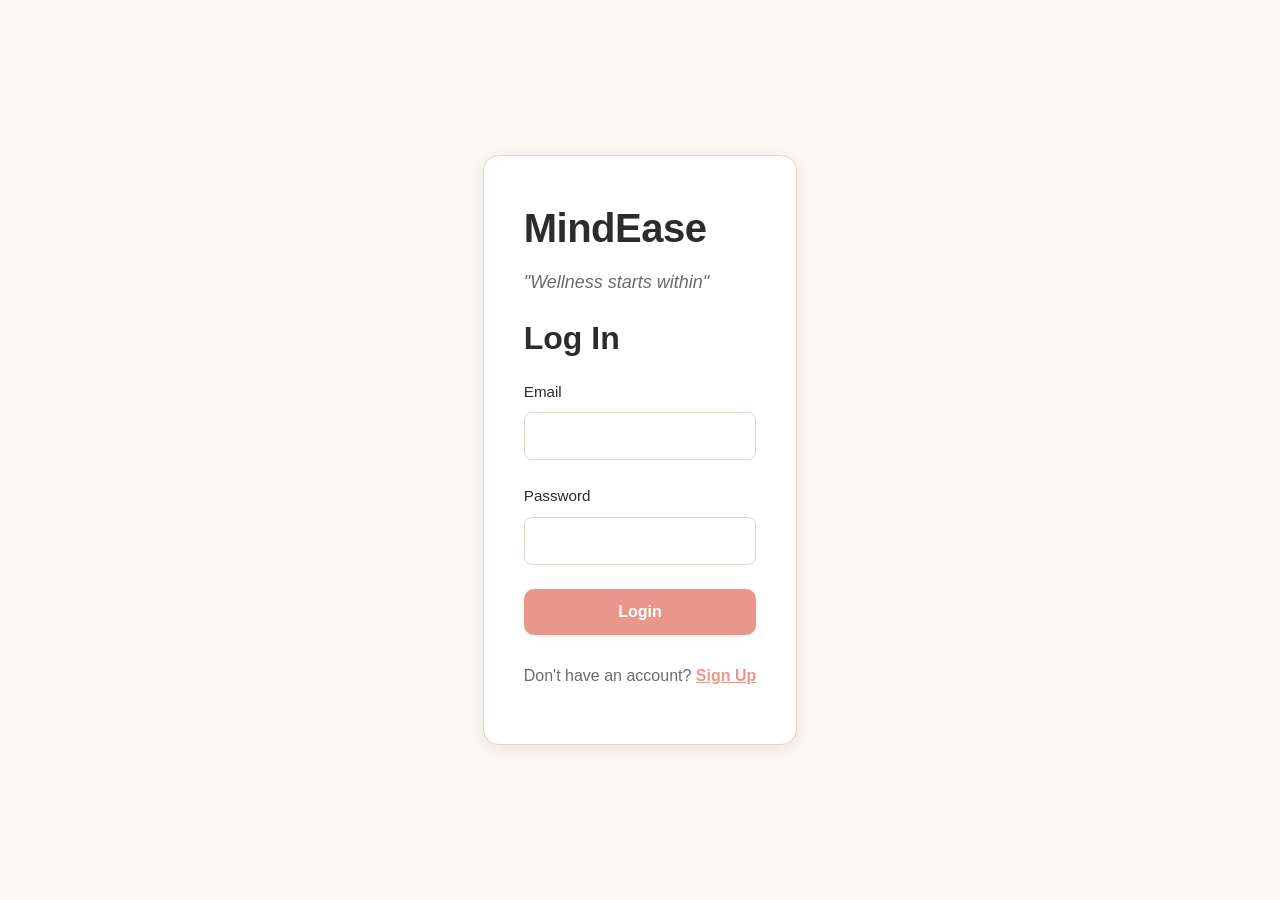
<file: login.html>
<!DOCTYPE html>
<html lang="en">
<head>
  <meta charset="utf-8">
  <meta name="viewport" content="width=device-width, initial-scale=1">
  <title>MindEase - Login</title>
  <link rel="stylesheet" href="css/style.css">
  </head>
<body>


<div class="container-sm" style="min-height:100vh; display:flex; align-items:center; justify-content:center;">
  <div class="card card-lg">
    <h1>MindEase</h1>
    <p class="tagline">"Wellness starts within"</p>

    <div id="login-form-container">
      <h2>Log In</h2>
      <form id="login-form">
        <div class="form-group">
          <label for="login-email">Email</label>
          <input type="email" id="login-email" name="email" required>
        </div>
        <div class="form-group">
          <label for="login-password">Password</label>
          <input type="password" id="login-password" name="password" required>
        </div>
        <button type="submit" class="btn btn-primary btn-block">Login</button>
      </form>
      <p style="text-align:center; margin-top:1rem;">
        Don't have an account? <a href="#" id="show-signup" style="color:var(--primary-color); font-weight:600; cursor:pointer;">Sign Up</a>
      </p>
    </div>

    <div id="signup-form-container" style="display:none;">
      <h2>Create Account</h2>
      <form id="signup-form">
        <div class="form-group">
          <label for="signup-email">Email</label>
          <input type="email" id="signup-email" name="email" required>
        </div>
        <div class="form-group">
          <label for="signup-password">Password</label>
          <input type="password" id="signup-password" name="password" required>
        </div>
        <button type="submit" class="btn btn-primary btn-block">Sign Up</button>
      </form>
      <p style="text-align:center; margin-top:1rem;">
        Already have an account? <a href="#" id="show-login" style="color:var(--primary-color); font-weight:600; cursor:pointer;">Log In</a>
      </p>
    </div>

  </div>
</div>

</body>
</html>
</file>
<file: css/style.css>
/* ===========================================
   MINDEASE - GLOBAL STYLES
   Wellness starts within
   =========================================== */

:root {
  --primary-color: #E8978A;
  --primary-dark: #D97E70;
  --primary-light: #F5B5AD;
  --secondary-color: #FBF7F3;
  --secondary-dark: #E8DED4;
  --text-dark: #2C2C2C;
  --text-light: #6B6B6B;
  --success-color: #7DB583;
  --warning-color: #E8978A;
  --danger-color: #C67C6E;
  --light-bg: #FFFFFF;
  --border-color: #E0D5CB;
  --shadow: 0 4px 15px rgba(0, 0, 0, 0.08);
  --shadow-sm: 0 2px 8px rgba(0, 0, 0, 0.06);
  --transition: all 0.3s ease;
}

* {
  margin: 0;
  padding: 0;
  box-sizing: border-box;
}

html {
  scroll-behavior: smooth;
}

body {
  font-family: 'Segoe UI', Tahoma, Geneva, Verdana, sans-serif;
  background-color: var(--secondary-color);
  color: var(--text-dark);
  line-height: 1.6;
  font-size: 16px;
}

/* ===========================================
   TYPOGRAPHY
   =========================================== */

h1 {
  font-size: 2.5rem;
  font-weight: 700;
  color: var(--text-dark);
  margin-bottom: 0.5rem;
  letter-spacing: -0.5px;
}

h2 {
  font-size: 2rem;
  font-weight: 600;
  color: var(--text-dark);
  margin-bottom: 1rem;
}

h3 {
  font-size: 1.5rem;
  font-weight: 600;
  color: var(--text-dark);
  margin-bottom: 0.75rem;
}

h4 {
  font-size: 1.25rem;
  font-weight: 600;
  color: var(--text-dark);
  margin-bottom: 0.5rem;
}

p {
  color: var(--text-light);
  margin-bottom: 1rem;
}

.tagline {
  font-size: 1.125rem;
  color: var(--text-light);
  font-style: italic;
  font-weight: 300;
}

.subtitle {
  font-size: 1rem;
  color: var(--text-light);
  margin-bottom: 1.5rem;
}

/* ===========================================
   CONTAINERS & LAYOUT
   =========================================== */

.container {
  max-width: 1200px;
  margin: 0 auto;
  padding: 0 1.5rem;
}

.container-sm {
  max-width: 500px;
  margin: 0 auto;
  padding: 0 1.5rem;
}

.container-md {
  max-width: 800px;
  margin: 0 auto;
  padding: 0 1.5rem;
}

.page {
  min-height: 100vh;
  display: flex;
  flex-direction: column;
  justify-content: center;
  padding: 2rem 0;
  animation: fadeIn 0.5s ease-in;
}

@keyframes fadeIn {
  from {
    opacity: 0;
    transform: translateY(10px);
  }
  to {
    opacity: 1;
    transform: translateY(0);
  }
}

/* ===========================================
   CARDS
   =========================================== */

.card {
  background: var(--light-bg);
  border-radius: 16px;
  padding: 2rem;
  box-shadow: var(--shadow);
  transition: var(--transition);
  border: 1px solid var(--border-color);
}

.card:hover {
  box-shadow: 0 8px 25px rgba(0, 0, 0, 0.12);
  transform: translateY(-2px);
}

.card-sm {
  padding: 1.5rem;
}

.card-lg {
  padding: 2.5rem;
}

.feature-card {
  text-align: center;
  padding: 1.5rem;
  min-height: 180px;
  display: flex;
  flex-direction: column;
  justify-content: center;
}

.feature-icon {
  font-size: 2.5rem;
  margin-bottom: 1rem;
}

/* ===========================================
   BUTTONS
   =========================================== */

.btn {
  display: inline-block;
  padding: 0.875rem 1.75rem;
  border: none;
  border-radius: 10px;
  font-size: 1rem;
  font-weight: 600;
  cursor: pointer;
  transition: var(--transition);
  text-decoration: none;
  text-align: center;
  font-family: inherit;
}

.btn-primary {
  background-color: var(--primary-color);
  color: white;
  box-shadow: var(--shadow-sm);
}

.btn-primary:hover {
  background-color: var(--primary-dark);
  transform: translateY(-2px);
  box-shadow: 0 6px 20px rgba(232, 151, 138, 0.3);
}

.btn-primary:active {
  transform: translateY(0);
}

.btn-secondary {
  background-color: var(--secondary-dark);
  color: var(--text-dark);
  box-shadow: var(--shadow-sm);
}

.btn-secondary:hover {
  background-color: var(--border-color);
  transform: translateY(-2px);
}

.btn-outline {
  background-color: transparent;
  color: var(--primary-color);
  border: 2px solid var(--primary-color);
}

.btn-outline:hover {
  background-color: var(--primary-color);
  color: white;
}

.btn-success {
  background-color: var(--success-color);
  color: white;
}

.btn-success:hover {
  background-color: #6BA870;
}

.btn-danger {
  background-color: var(--danger-color);
  color: white;
}

.btn-danger:hover {
  background-color: #B56B5D;
}

.btn-block {
  width: 100%;
  margin-bottom: 0.75rem;
}

.btn-sm {
  padding: 0.6rem 1.25rem;
  font-size: 0.9rem;
}

.btn-lg {
  padding: 1.125rem 2rem;
  font-size: 1.125rem;
}

/* ===========================================
   FORMS
   =========================================== */

.form-group {
  margin-bottom: 1.5rem;
}

.form-group:last-child {
  margin-bottom: 0;
}

label {
  display: block;
  margin-bottom: 0.5rem;
  font-weight: 500;
  color: var(--text-dark);
  font-size: 0.95rem;
}

label.optional::after {
  content: ' (optional)';
  color: var(--text-light);
  font-weight: 400;
  font-size: 0.85rem;
}

input[type="text"],
input[type="email"],
input[type="password"],
input[type="number"],
textarea,
select {
  width: 100%;
  padding: 0.875rem;
  border: 1px solid var(--border-color);
  border-radius: 8px;
  font-size: 1rem;
  font-family: inherit;
  color: var(--text-dark);
  background-color: var(--light-bg);
  transition: var(--transition);
}

input[type="text"]:focus,
input[type="email"]:focus,
input[type="password"]:focus,
input[type="number"]:focus,
textarea:focus,
select:focus {
  outline: none;
  border-color: var(--primary-color);
  box-shadow: 0 0 0 3px rgba(232, 151, 138, 0.1);
}

textarea {
  resize: vertical;
  min-height: 100px;
}

/* Radio and Checkbox */
.radio-group,
.checkbox-group {
  display: flex;
  flex-direction: column;
  gap: 0.75rem;
}

.radio-item,
.checkbox-item {
  display: flex;
  align-items: center;
  gap: 0.75rem;
  cursor: pointer;
}

input[type="radio"],
input[type="checkbox"] {
  cursor: pointer;
  width: 18px;
  height: 18px;
  accent-color: var(--primary-color);
}

.radio-item label,
.checkbox-item label {
  margin-bottom: 0;
  cursor: pointer;
  font-weight: 400;
}

/* Dropdown */
select {
  appearance: none;
  background-image: url("data:image/svg+xml,%3Csvg xmlns='http://www.w3.org/2000/svg' width='12' height='12' viewBox='0 0 12 12'%3E%3Cpath fill='%23E8978A' d='M6 9L1 4h10z'/%3E%3C/svg%3E");
  background-repeat: no-repeat;
  background-position: right 0.875rem center;
  padding-right: 2.5rem;
}

/* ===========================================
   NAVIGATION
   =========================================== */

nav {
  background-color: var(--light-bg);
  box-shadow: var(--shadow-sm);
  position: sticky;
  top: 0;
  z-index: 1000;
}

nav .container {
  display: flex;
  justify-content: space-between;
  align-items: center;
  padding: 1rem 1.5rem;
}

.logo {
  font-size: 1.5rem;
  font-weight: 700;
  color: var(--primary-color);
  text-decoration: none;
}

nav ul {
  list-style: none;
  display: flex;
  gap: 2rem;
  align-items: center;
}

nav a {
  color: var(--text-dark);
  text-decoration: none;
  font-weight: 500;
  transition: var(--transition);
  font-size: 0.95rem;
}

nav a:hover,
nav a.active {
  color: var(--primary-color);
}

.logout-btn {
  padding: 0.6rem 1.25rem;
  background-color: var(--primary-color);
  color: white;
  border-radius: 8px;
  cursor: pointer;
  border: none;
  font-weight: 500;
}

/* ===========================================
   ALERTS & MESSAGES
   =========================================== */

.alert {
  padding: 1rem;
  border-radius: 8px;
  margin-bottom: 1.5rem;
  border-left: 4px solid;
}

.alert-success {
  background-color: #F0F8F5;
  border-left-color: var(--success-color);
  color: #2D5F4F;
}

.alert-warning {
  background-color: #FDF5F3;
  border-left-color: var(--warning-color);
  color: #6B3E38;
}

.alert-danger {
  background-color: #FCF2F1;
  border-left-color: var(--danger-color);
  color: #6B3E38;
}

.alert-info {
  background-color: #F3F8FB;
  border-left-color: #6DAFDB;
  color: #2C5AA0;
}

.message {
  padding: 1rem;
  border-radius: 8px;
  margin-bottom: 1rem;
  text-align: center;
}

.message-success {
  background-color: #F0F8F5;
  color: var(--success-color);
  font-weight: 500;
}

/* ===========================================
   GRID
   =========================================== */

.grid {
  display: grid;
  gap: 1.5rem;
}

.grid-2 {
  grid-template-columns: repeat(auto-fit, minmax(300px, 1fr));
}

.grid-3 {
  grid-template-columns: repeat(auto-fit, minmax(250px, 1fr));
}

.grid-4 {
  grid-template-columns: repeat(auto-fit, minmax(200px, 1fr));
}

/* ===========================================
   STATS & METRICS
   =========================================== */

.stat-box {
  text-align: center;
  padding: 1.5rem;
  background: linear-gradient(135deg, var(--secondary-color) 0%, var(--light-bg) 100%);
  border-radius: 12px;
  border: 1px solid var(--border-color);
}

.stat-value {
  font-size: 2.5rem;
  font-weight: 700;
  color: var(--primary-color);
  margin-bottom: 0.5rem;
}

.stat-label {
  font-size: 0.9rem;
  color: var(--text-light);
  font-weight: 500;
}

.risk-indicator {
  display: inline-block;
  padding: 0.5rem 1rem;
  border-radius: 20px;
  font-weight: 600;
  font-size: 0.85rem;
}

.risk-low {
  background-color: #E8F5F0;
  color: #2D5F4F;
  border: 1px solid #7DB583;
}

.risk-medium {
  background-color: #FDF5F3;
  border: 1px solid #E8978A;
  color: #6B3E38;
}

.risk-high {
  background-color: #FCF2F1;
  border: 1px solid #C67C6E;
  color: #6B3E38;
}

/* ===========================================
   CHAT INTERFACE
   =========================================== */

.chat-container {
  background-color: var(--light-bg);
  border-radius: 12px;
  border: 1px solid var(--border-color);
  display: flex;
  flex-direction: column;
  height: 500px;
  margin-bottom: 1.5rem;
}

.chat-messages {
  flex: 1;
  overflow-y: auto;
  padding: 1.5rem;
  display: flex;
  flex-direction: column;
  gap: 1rem;
}

.chat-message {
  display: flex;
  margin-bottom: 0.75rem;
  animation: slideIn 0.3s ease;
}

@keyframes slideIn {
  from {
    opacity: 0;
    transform: translateY(10px);
  }
  to {
    opacity: 1;
    transform: translateY(0);
  }
}

.message-bubble {
  max-width: 70%;
  padding: 0.875rem 1.125rem;
  border-radius: 12px;
  word-wrap: break-word;
}

.user-message {
  justify-content: flex-end;
}

.user-message .message-bubble {
  background-color: var(--primary-color);
  color: white;
  border-radius: 18px 18px 0px 18px;
}

.ai-message {
  justify-content: flex-start;
}

.ai-message .message-bubble {
  background-color: var(--secondary-dark);
  color: var(--text-dark);
  border-radius: 18px 18px 18px 0px;
}

.chat-input-area {
  padding: 1rem;
  border-top: 1px solid var(--border-color);
  display: flex;
  gap: 0.5rem;
}

.chat-input-area input {
  flex: 1;
  padding: 0.75rem;
  border: 1px solid var(--border-color);
  border-radius: 8px;
  font-size: 0.95rem;
}

.chat-input-area button {
  padding: 0.75rem 1.5rem;
  background-color: var(--primary-color);
  color: white;
  border: none;
  border-radius: 8px;
  cursor: pointer;
  font-weight: 600;
  transition: var(--transition);
}

.chat-input-area button:hover {
  background-color: var(--primary-dark);
}

/* ===========================================
   BADGE & LABELS
   =========================================== */

.badge {
  display: inline-block;
  padding: 0.375rem 0.75rem;
  border-radius: 20px;
  font-size: 0.75rem;
  font-weight: 600;
  margin-right: 0.5rem;
}

.badge-primary {
  background-color: rgba(232, 151, 138, 0.2);
  color: var(--primary-dark);
}

.badge-success {
  background-color: rgba(125, 181, 131, 0.2);
  color: #2D5F4F;
}

.badge-warning {
  background-color: rgba(232, 151, 138, 0.2);
  color: #6B3E38;
}

/* ===========================================
   CHECKLIST
   =========================================== */

.checklist {
  display: flex;
  flex-direction: column;
  gap: 1rem;
}

.checklist-item {
  display: flex;
  align-items: center;
  padding: 1rem;
  background-color: var(--secondary-color);
  border-radius: 8px;
  border: 1px solid var(--border-color);
  gap: 1rem;
}

.checklist-item input[type="checkbox"] {
  flex-shrink: 0;
}

.checklist-item label {
  flex: 1;
  margin-bottom: 0;
  cursor: pointer;
  font-weight: 500;
}

/* ===========================================
   GOALS BOARD
   =========================================== */

.goals-board {
  display: grid;
  grid-template-columns: minmax(280px, 0.9fr) minmax(340px, 1.1fr);
  gap: 1.5rem;
  align-items: start;
}

.goal-panel {
  display: flex;
  flex-direction: column;
  gap: 1.25rem;
  height: 100%;
}

.goals-panel-heading {
  display: flex;
  justify-content: space-between;
  align-items: flex-start;
  gap: 1rem;
}

.goals-panel-heading h3,
.goals-panel-heading h4 {
  margin-bottom: 0.35rem;
}

.goals-panel-heading p {
  margin-bottom: 0;
}

.goal-list {
  display: flex;
  flex-direction: column;
  gap: 0.85rem;
}

.goal-list-compact {
  gap: 0.75rem;
}

.goal-item {
  display: flex;
  align-items: center;
  gap: 0.85rem;
  padding: 0.95rem 1rem;
  border: 1px solid var(--border-color);
  border-radius: 12px;
  background: linear-gradient(180deg, #ffffff 0%, #fbf7f3 100%);
  transition: var(--transition);
}

.goal-item-static {
  cursor: pointer;
}

.goal-item:hover {
  border-color: var(--primary-light);
  box-shadow: var(--shadow-sm);
}

.goal-item input[type="checkbox"] {
  flex-shrink: 0;
  margin: 0;
}

.goal-item .goal-text {
  margin-bottom: 0;
  font-weight: 500;
  color: var(--text-dark);
}

.goal-item.is-completed {
  background: #f5fbf6;
  border-color: rgba(125, 181, 131, 0.45);
}

.goal-item.is-completed .goal-text {
  color: var(--text-light);
  text-decoration: line-through;
}

.goal-empty {
  margin-bottom: 0;
  padding: 1rem;
  border: 1px dashed var(--border-color);
  border-radius: 12px;
  text-align: center;
  background-color: #faf7f4;
  color: var(--text-light);
}

.weekly-goals-grid {
  display: grid;
  gap: 1rem;
}

.weekday-goal-card {
  padding: 1rem;
  border-radius: 14px;
  border: 1px solid var(--border-color);
  background: linear-gradient(180deg, #ffffff 0%, #fbf7f3 100%);
}

.weekday-goal-header {
  display: flex;
  justify-content: space-between;
  align-items: center;
  gap: 0.75rem;
  margin-bottom: 1rem;
}

.weekday-goal-header h4 {
  margin-bottom: 0;
}

.goal-count {
  padding: 0.3rem 0.75rem;
  border-radius: 999px;
  font-size: 0.82rem;
  font-weight: 600;
  color: var(--primary-dark);
  background-color: rgba(232, 151, 138, 0.15);
  border: 1px solid rgba(232, 151, 138, 0.2);
}

.goals-board-note {
  grid-column: 1 / -1;
  margin-bottom: 0;
  padding: 1rem 1.25rem;
  border-radius: 12px;
  border: 1px solid var(--border-color);
  background-color: #fffdfb;
  color: var(--text-light);
  font-size: 0.95rem;
}

/* ===========================================
   SECTION DIVIDERS
   =========================================== */

.section {
  margin-bottom: 2.5rem;
}

.section-title {
  display: flex;
  align-items: center;
  margin-bottom: 1.5rem;
  padding-bottom: 1rem;
  border-bottom: 2px solid var(--primary-color);
}

.section-title h3 {
  margin-bottom: 0;
}

/* ===========================================
   RESPONSIVE DESIGN
   =========================================== */

@media (max-width: 768px) {
  .container {
    padding: 0 1rem;
  }

  h1 {
    font-size: 2rem;
  }

  h2 {
    font-size: 1.5rem;
  }

  h3 {
    font-size: 1.25rem;
  }

  .card {
    padding: 1.25rem;
  }

  .page {
    padding: 1rem 0;
  }

  nav ul {
    gap: 1rem;
  }

  nav a {
    font-size: 0.85rem;
  }

  .grid-2,
  .grid-3,
  .grid-4 {
    grid-template-columns: 1fr;
  }

  .goals-board {
    grid-template-columns: 1fr;
  }

  .goals-panel-heading,
  .weekday-goal-header {
    flex-direction: column;
    align-items: flex-start;
  }

  .message-bubble {
    max-width: 85%;
  }

  .chat-container {
    height: 400px;
  }
}

@media (max-width: 480px) {
  body {
    font-size: 14px;
  }

  h1 {
    font-size: 1.75rem;
  }

  h2 {
    font-size: 1.25rem;
  }

  .btn {
    padding: 0.75rem 1.5rem;
    font-size: 0.95rem;
  }

  .card {
    padding: 1rem;
  }

  .goal-item {
    align-items: flex-start;
  }

  nav ul {
    gap: 0.5rem;
  }

  input[type="text"],
  input[type="email"],
  input[type="password"],
  input[type="number"],
  textarea,
  select {
    padding: 0.75rem;
  }

  .stat-value {
    font-size: 2rem;
  }

  .message-bubble {
    max-width: 90%;
  }
}
</file>
